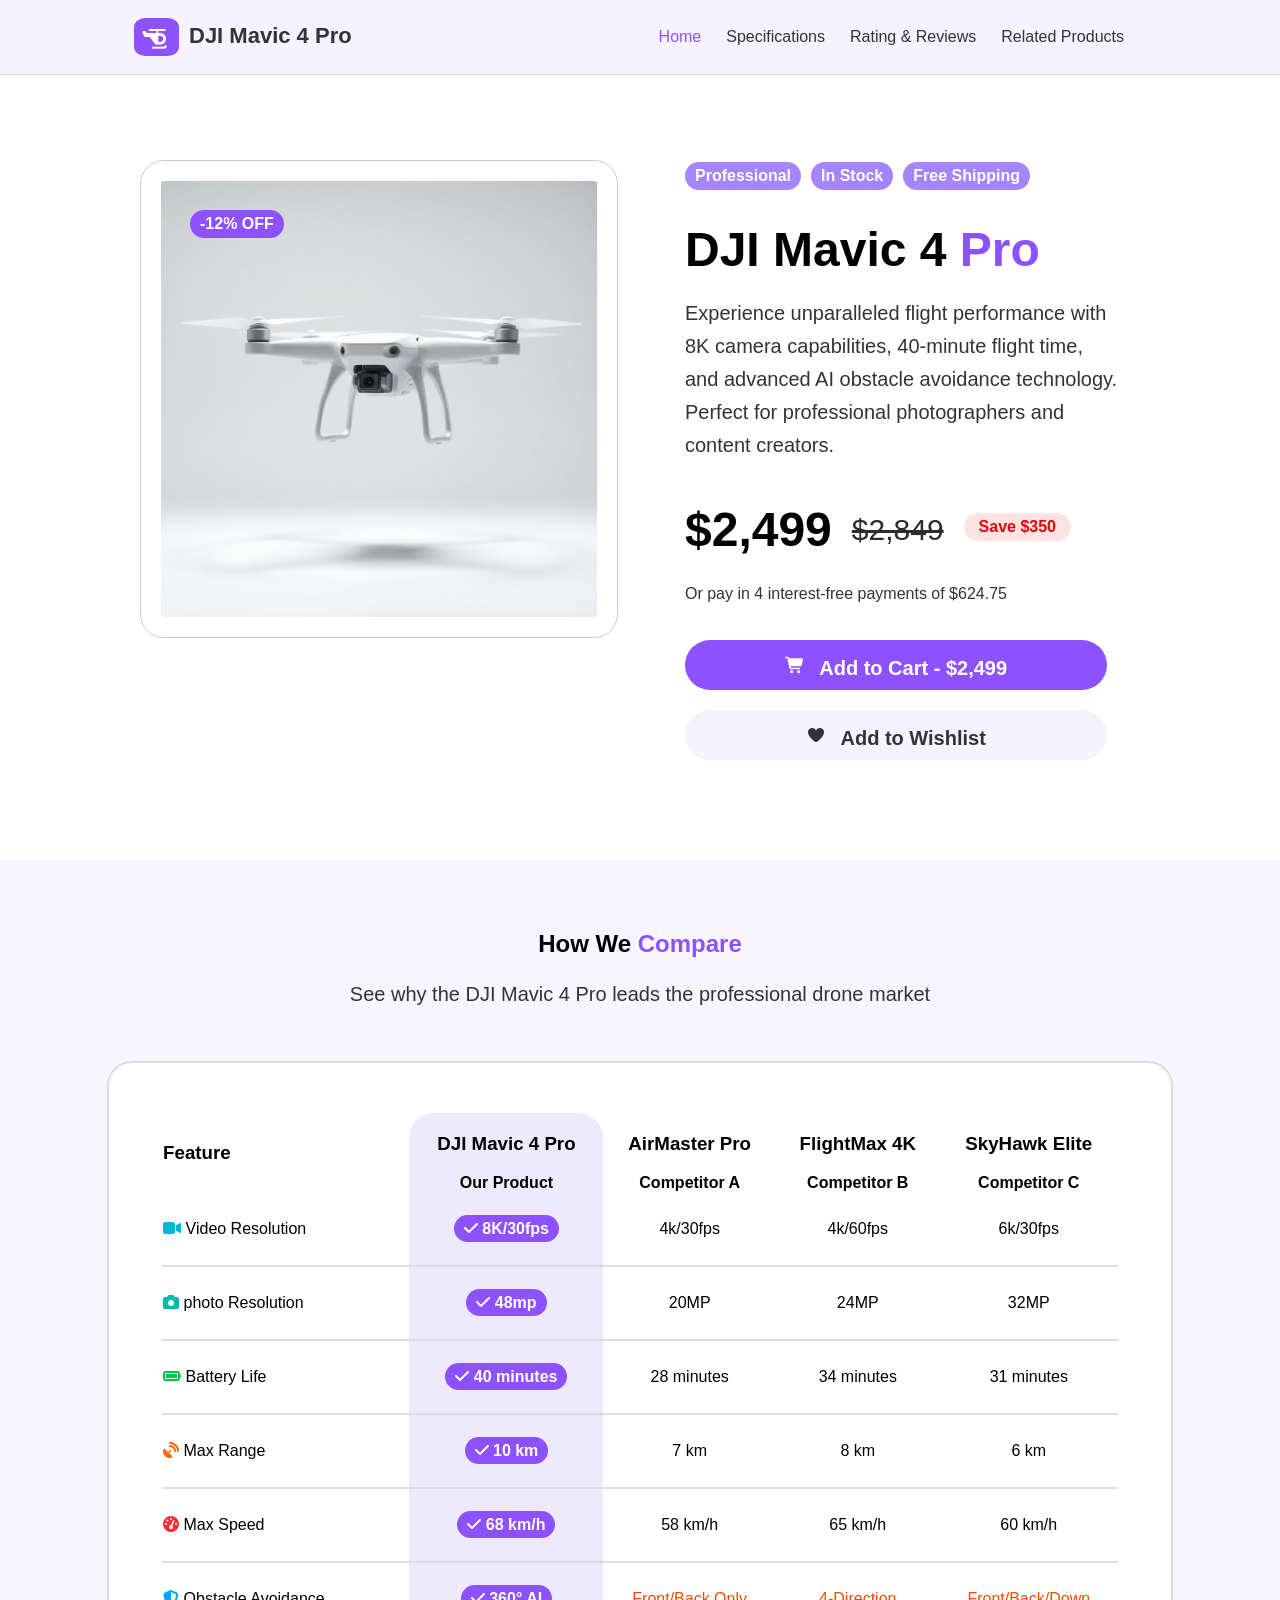
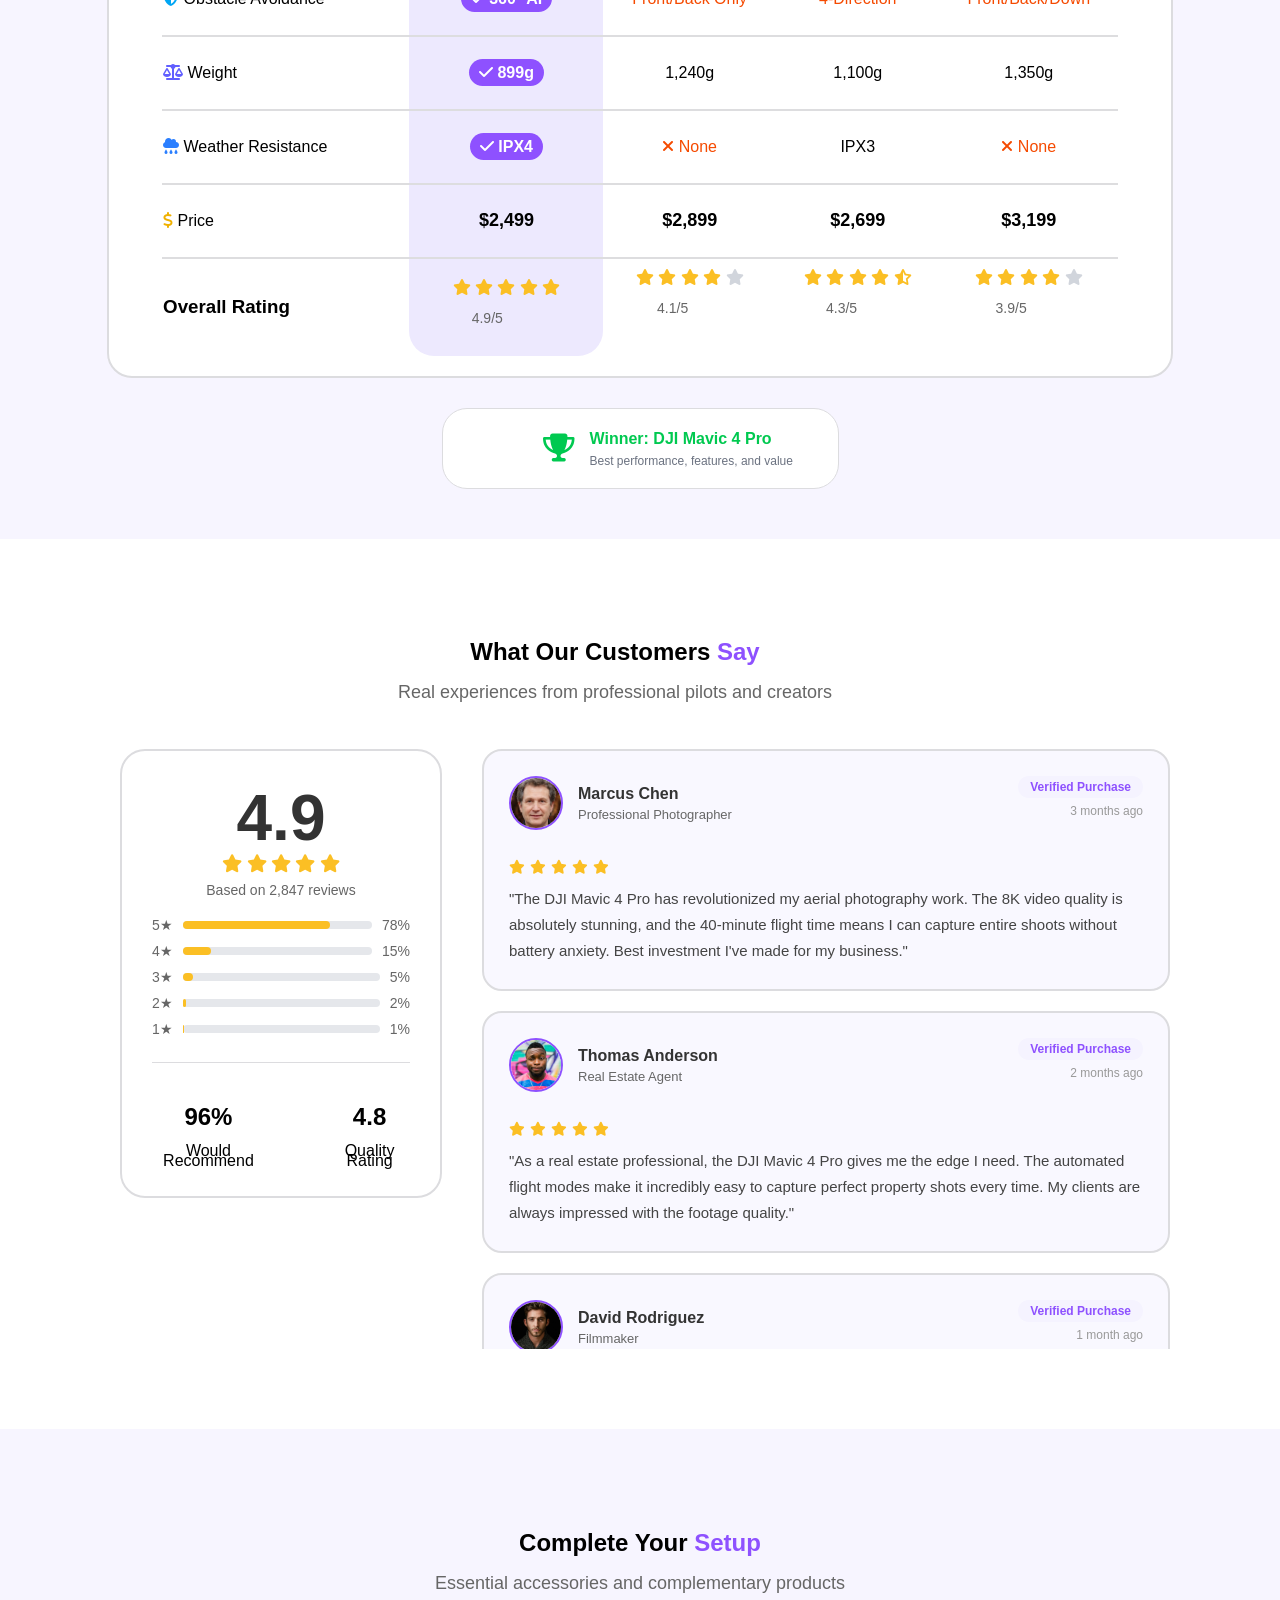
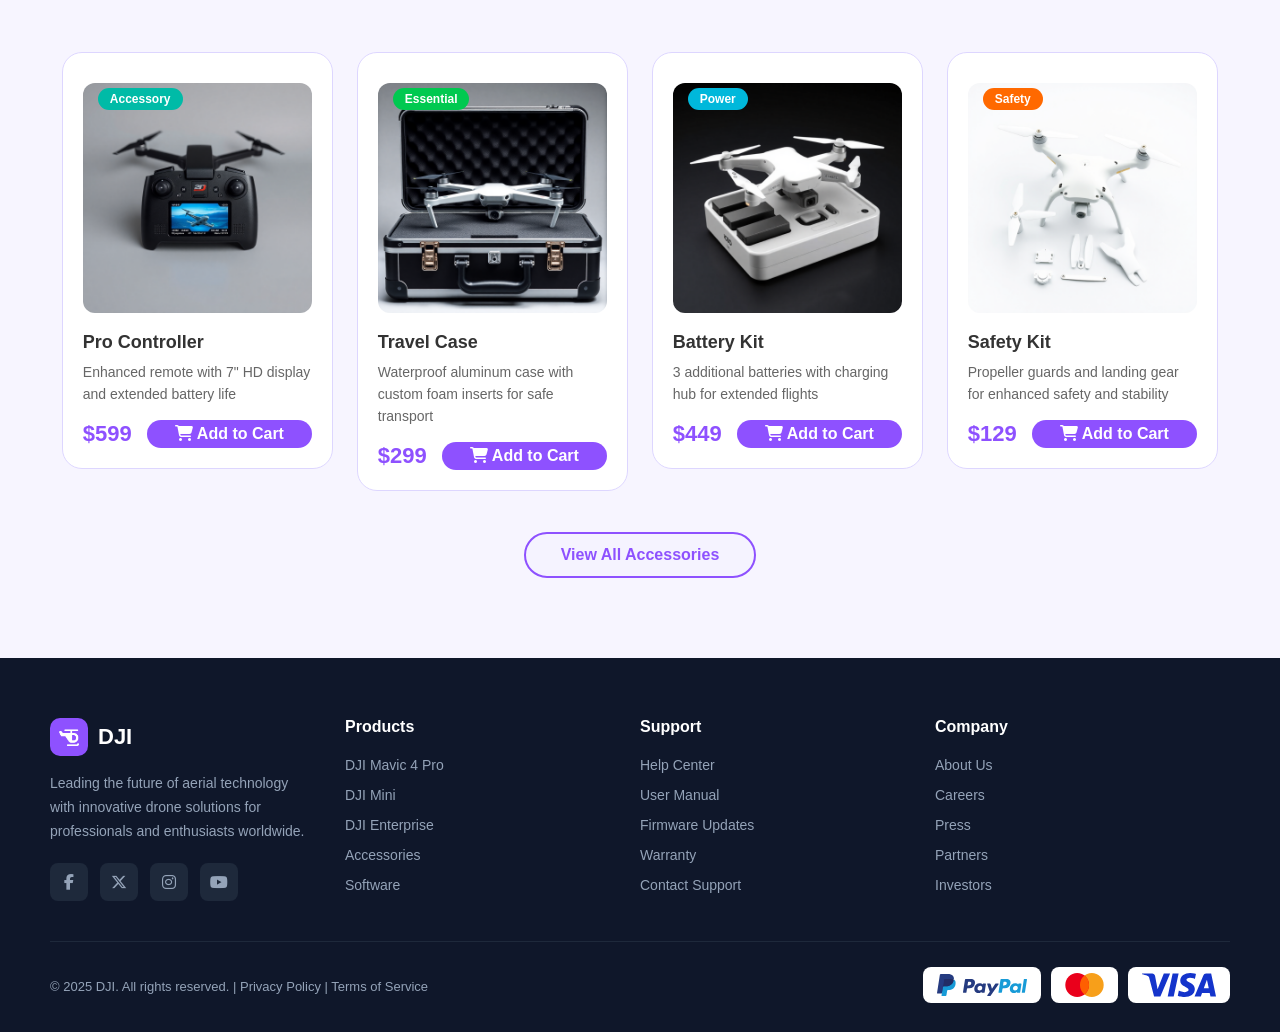
<file: index.html>
<!DOCTYPE html>
<html lang="en">
<head>
    <meta charset="UTF-8">
    <meta name="viewport" content="width=device-width, initial-scale=1.0">
    <title>DJI Mavic 4 Pro | the Ultimate Drone</title>
    <link rel="stylesheet" href="style.css">
    <link rel="stylesheet" href="https://cdnjs.cloudflare.com/ajax/libs/font-awesome/6.5.0/css/all.min.css">
</head>
<body>
    <div class="nav container">
        <div class="title container">
            <div class="logo"><img src="images/icons/helicopter-solid-full.png" alt="DJI Logo"></div>
            <div class="name">DJI Mavic 4 Pro</div>
        </div>
        <div class="nav-links container">
            <a href="#hero" style="color: #8E51FF">Home</a>
            <a href="#comparison-container">Specifications</a>
            <a href="#reviews-container">Rating & Reviews</a>
            <a href="#related-products">Related Products</a>
        </div>
    </div>

    <div id="hero" class="hero ">
        <div class="container">
            <div class="hero-image">
                <img src="images\hero-img.png" alt="DJI Mavic 4 Pro">
                <span class="offer-tag">-12% OFF</span>
            </div>
            <div class="hero-content">
                <div class="content-tags">
                    <span class="tag">Professional</span>
                    <span class="tag">In Stock</span>
                    <span class="tag">Free Shipping</span>
                </div>
                <div class="info">
                    <h1>DJI Mavic 4 <span style="color: #8E51FF">Pro</span></h1>
                    <p>
                        Experience unparalleled flight performance with 8K camera capabilities, 
                        40-minute flight time, and advanced AI obstacle avoidance technology. Perfect for professional photographers and content creators.
                    </p>
                    <div class="price">
                        <h1 class="price">$2,499 <span class="original-price">$2,849</span></h1>
                        <span class="discount">Save $350</span>  
                    </div>
                    <p class="instalment">Or pay in 4 interest-free payments of $624.75</p>
                </div>
                <div class="buttons">
                    <div class="btn add-to-cart">
                        <img src="images\icons\cart-shopping-solid-full.png" alt="Add to Cart Icon">
                        Add to Cart - $2,499
                    </div>
                    <div class="btn add-to-wishlist">
                        <img src="images\icons\heart-solid-full.png" alt="Add to Cart Icon">
                        Add to Wishlist
                    </div>

                </div>
            </div>
        </div>
    </div>

    <div id="comparison-container" class="comparison-container">
        <div class="header"> 
            <h2>How We <span style="color: #8E51FF">Compare</span></h2>
            <P>See why the DJI Mavic 4 Pro leads the professional drone market</P>
        </div>

        <div class="comparison-table">
            <table>
                <thead>
                    <tr>
                        <th><h3>Feature</h3></th>
                        <th><h3>DJI Mavic 4 Pro</h3>
                            Our Product
                        </th>
                        <th><h3>AirMaster Pro</h3>
                            Competitor A
                        </th>
                        <th><h3>FlightMax 4K</h3>
                            Competitor B
                        </th>
                        <th><h3>SkyHawk Elite</h3>
                            Competitor C
                        </th>
                    </tr>
                </thead>
                <tbody>
                    <tr>
                        <td><i class="fa-solid fa-video"></i>  Video Resolution</td>
                        <td><span><i class="fa-solid fa-check"></i>  8K/30fps</span></td>
                        <td>4k/30fps</td>
                        <td>4k/60fps</td>
                        <td>6k/30fps</td>
                    </tr>
                    <tr>
                        <td><i class="fa-solid fa-camera"></i>  photo Resolution</td>
                        <td><span><i class="fa-solid fa-check"></i>  48mp</span></td>
                        <td>20MP</td>
                        <td>24MP</td>
                        <td>32MP</td>
                    </tr>
                    <tr>
                        <td><i class="fa-solid fa-battery-full"></i>  Battery Life</td>
                        <td><span><i class="fa-solid fa-check"></i>  40 minutes</span></td>
                        <td>28 minutes</td>
                        <td>34 minutes</td>
                        <td>31 minutes</td>
                    </tr>
                    <tr>
                        <td><i class="fa-solid fa-satellite-dish"></i>  Max Range</td>
                        <td><span><i class="fa-solid fa-check"></i>  10 km</span></td>
                        <td>7 km</td>
                        <td>8 km</td>
                        <td>6 km</td>
                    </tr>
                    <tr>
                        <td><i class="fa-solid fa-gauge-high"></i>  Max Speed</td>
                        <td><span><i class="fa-solid fa-check"></i>  68 km/h</span></td>
                        <td>58 km/h</td>
                        <td>65 km/h</td>
                        <td>60 km/h</td>
                    </tr>
                    <tr>
                        <td><i class="fa-solid fa-shield-halved"></i>  Obstacle Avoidance</td>
                        <td><span><i class="fa-solid fa-check"></i>  360° AI</span></td>
                        <td class="avoidance">Front/Back Only</td>
                        <td class="avoidance">4-Direction</td>
                        <td class="avoidance">Front/Back/Down</td>
                    </tr>
                    <tr>
                        <td><i class="fa-solid fa-scale-balanced"></i>  Weight</td>
                        <td><span><i class="fa-solid fa-check"></i>  899g</span></td>
                        <td>1,240g</td>
                        <td>1,100g</td>
                        <td>1,350g</td>
                    </tr>
                    <tr>
                        <td><i class="fa-solid fa-cloud-rain"></i>  Weather Resistance</td>
                        <td><span><i class="fa-solid fa-check"></i>  IPX4</span></td>
                        <td class="avoidance"><i class="fa-solid fa-xmark"></i> None</td>
                        <td>IPX3</td>
                        <td class="avoidance"><i class="fa-solid fa-xmark"></i> None</td>
                    </tr>
                    <tr>
                        <td ><i class="fa-solid fa-dollar-sign"></i>  Price</td>
                        <td class="table-price"> <h4>$2,499</h4></td>
                        <td class="table-price"><h4> $2,899</h4></td>
                        <td class="table-price"> <h4>$2,699</h4></td>
                        <td class="table-price"><h4> $3,199</h4></td>
                    </tr>
                    <tr>
                        <td>
                            <h3>Overall Rating</h3>
                        </td>
                        <td>
                            <i class="fa-solid fa-star" ></i>
                            <i class="fa-solid fa-star" ></i>
                            <i class="fa-solid fa-star" ></i>
                            <i class="fa-solid fa-star" ></i>
                            <i class="fa-solid fa-star" ></i>
                            <p>4.9/5</p>
                        </td>
                        <td>
                            <i class="fa-solid fa-star" ></i>
                            <i class="fa-solid fa-star" ></i>
                            <i class="fa-solid fa-star" ></i>
                            <i class="fa-solid fa-star" ></i>
                            <i class="fa-solid fa-star empty" ></i>
                            <p>4.1/5</p>
                        </td>
                        <td>
                            <i class="fa-solid fa-star" ></i>
                            <i class="fa-solid fa-star" ></i>
                            <i class="fa-solid fa-star" ></i>
                            <i class="fa-solid fa-star" ></i>
                            <i class="fa-solid fa-star-half-stroke"></i>
                            <p>4.3/5</p>
                        </td>
                        <td>
                            <i class="fa-solid fa-star" ></i>
                            <i class="fa-solid fa-star" ></i>
                            <i class="fa-solid fa-star" ></i>
                            <i class="fa-solid fa-star" ></i>
                            <i class="fa-solid fa-star empty" ></i>
                            <p>3.9/5</p>
                        </td>
                    </tr>
                </tbody>
            </table>
        </div>

        <div class="winner">
            <div><i class="fa-solid fa-trophy"></i></div>
            <div>
                <h4>Winner: DJI Mavic 4 Pro</h4>
                <p>Best performance, features, and value</p>
            </div>
        </div>

    </div>

    <div id="reviews-container" class="reviews-container">

        <div class="reviews-header">
            <h2>What Our Customers <span style="color: #8E51FF">Say</span></h2>
            <p>Real experiences from professional pilots and creators</p>
        </div>

        <div class="reviews-body">

            <div class="reviews-summary">
                <div class="summary-bars">
                    <div class="summary-header">
                        <h1>4.9</h1>
                        <div class="summary-stars">
                            <i class="fa-solid fa-star"></i>
                            <i class="fa-solid fa-star"></i>
                            <i class="fa-solid fa-star"></i>
                            <i class="fa-solid fa-star"></i>
                            <i class="fa-solid fa-star"></i>
                        </div>
                        <p>Based on 2,847 reviews</p>
                    </div>
                    <div class="bar-row"><span>5★</span><div class="bar"><div class="bar-fill" style="width:78%"></div></div><span>78%</span></div>
                    <div class="bar-row"><span>4★</span><div class="bar"><div class="bar-fill" style="width:15%"></div></div><span>15%</span></div>
                    <div class="bar-row"><span>3★</span><div class="bar"><div class="bar-fill" style="width:5%"></div></div><span>5%</span></div>
                    <div class="bar-row"><span>2★</span><div class="bar"><div class="bar-fill" style="width:1.5%"></div></div><span>2%</span></div>
                    <div class="bar-row"><span>1★</span><div class="bar"><div class="bar-fill" style="width:0.5%"></div></div><span>1%</span></div>
                </div>

                <div class="rating-results">
                    <div><h3>96%</h3> Would Recommend</div>
                    <div style="width:50px"></div>
                    <div><h3>4.8</h3> Quality Rating</div>
                </div>
            </div>
            
            <div class="reviews-grid">
                <div class="review-card">
                    <div class="card-top">
                        <div class="reviewer">
                            <img src="images/avatar-1.png" alt="Marcus Chen">
                            <div>
                                <h4>Marcus Chen</h4>
                                <p>Professional Photographer</p>
                            </div>
                        </div>
                        <div class="review-meta">
                            <span class="verified"> Verified Purchase</span>
                            <span class="review-date">3 months ago</span>
                        </div>
                    </div>
                    <div class="review-stars">
                        <i class="fa-solid fa-star"></i>
                        <i class="fa-solid fa-star"></i>
                        <i class="fa-solid fa-star"></i>
                        <i class="fa-solid fa-star"></i>
                        <i class="fa-solid fa-star"></i>
                    </div>
                    <p class="review-text">"The DJI Mavic 4 Pro has revolutionized my aerial photography work. The 8K video quality is absolutely stunning, and the 40-minute flight time means I can capture entire shoots without battery anxiety. Best investment I've made for my business."</p>
                </div>

                <div class="review-card">
                    <div class="card-top">
                        <div class="reviewer">
                            <img src="images/avatar-2.jpg" alt="Thomas Anderson">
                            <div>
                                <h4>Thomas Anderson</h4>
                                <p>Real Estate Agent</p>
                            </div>
                        </div>
                        <div class="review-meta">
                            <span class="verified"> Verified Purchase</span>
                            <span class="review-date">2 months ago</span>
                        </div>
                    </div>
                    <div class="review-stars">
                        <i class="fa-solid fa-star"></i>
                        <i class="fa-solid fa-star"></i>
                        <i class="fa-solid fa-star"></i>
                        <i class="fa-solid fa-star"></i>
                        <i class="fa-solid fa-star"></i>
                    </div>
                    <p class="review-text">"As a real estate professional, the DJI Mavic 4 Pro gives me the edge I need. The automated flight modes make it incredibly easy to capture perfect property shots every time. My clients are always impressed with the footage quality."</p>
                </div>

                <div class="review-card">
                    <div class="card-top">
                        <div class="reviewer">
                            <img src="images/avatar-3.jpg" alt="David Rodriguez">
                            <div>
                                <h4>David Rodriguez</h4>
                                <p>Filmmaker</p>
                            </div>
                        </div>
                        <div class="review-meta">
                            <span class="verified"> Verified Purchase</span>
                            <span class="review-date">1 month ago</span>
                        </div>
                    </div>
                    <div class="review-stars">
                        <i class="fa-solid fa-star"></i>
                        <i class="fa-solid fa-star"></i>
                        <i class="fa-solid fa-star"></i>
                        <i class="fa-solid fa-star"></i>
                        <i class="fa-solid fa-star"></i>
                    </div>
                    <p class="review-text">"The obstacle avoidance system is a game-changer. I can focus entirely on getting the perfect shot without worrying about crashes. The gimbal stabilization is incredibly smooth - my footage looks like it was shot with a professional camera crew."</p>
                </div>

                <div class="review-card">
                    <div class="card-top">
                        <div class="reviewer">
                            <img src="images/avatar-4.jpg" alt="Kyle Johnson">
                            <div>
                                <h4>Kyle Johnson</h4>
                                <p>Content Creator</p>
                            </div>
                        </div>
                        <div class="review-meta">
                            <span class="verified"> Verified Purchase</span>
                            <span class="review-date">2 weeks ago</span>
                        </div>
                    </div>
                    <div class="review-stars">
                        <i class="fa-solid fa-star"></i>
                        <i class="fa-solid fa-star"></i>
                        <i class="fa-solid fa-star"></i>
                        <i class="fa-solid fa-star"></i>
                        <i class="fa-solid fa-star"></i>
                    </div>
                    <p class="review-text">"The mobile app is incredibly intuitive. Even as a beginner, I was able to capture professional-looking footage within hours. The automated modes are perfect for social media content. My followers can't believe the quality!"</p>
                </div>
                <button class="load-more">Load More Reviews</button>
            </div>
            
        </div>
    </div>

    <div id="related-products" class="related-products">
        <div class="related-header">
            <h2>Complete Your <span style="color: #8E51FF">Setup</span></h2>
            <p>Essential accessories and complementary products</p>
        </div>

        <div class="related-cards">

            <div class="product-card">
                <div class="product-image">
                    <span class="product-badge accessory">Accessory</span>
                    <img src="images/related-products-1.png" alt="Pro Controller">
                </div>
                <h3>Pro Controller</h3>
                <p>Enhanced remote with 7" HD display and extended battery life</p>
                <div class="product-footer">
                    <span class="product-price">$599</span>
                    <div class="btn add-to-cart">
                        <i class="fa-solid fa-cart-shopping"></i> Add to Cart
                    </div>
                </div>
            </div>

            <div class="product-card">
                <div class="product-image">
                    <span class="product-badge essential">Essential</span>
                    <img src="images/related-products-2.png" alt="Travel Case">
                </div>
                <h3>Travel Case</h3>
                <p>Waterproof aluminum case with custom foam inserts for safe transport</p>
                <div class="product-footer">
                    <span class="product-price">$299</span>
                    <div class="btn add-to-cart">
                        <i class="fa-solid fa-cart-shopping"></i> Add to Cart
                    </div>
                </div>
            </div>

            <div class="product-card">
                <div class="product-image">
                    <span class="product-badge power">Power</span>
                    <img src="images/related-products-3.png" alt="Battery Kit">
                </div>
                <h3>Battery Kit</h3>
                <p>3 additional batteries with charging hub for extended flights</p>
                <div class="product-footer">
                    <span class="product-price">$449</span>
                    <div class="btn add-to-cart">
                        <i class="fa-solid fa-cart-shopping"></i> Add to Cart
                    </div>
                </div>
            </div>

            <div class="product-card">
                <div class="product-image">
                    <span class="product-badge safety">Safety</span>
                    <img src="images/related-products-4.png" alt="Safety Kit">
                </div>
                <h3>Safety Kit</h3>
                <p>Propeller guards and landing gear for enhanced safety and stability</p>
                <div class="product-footer">
                    <span class="product-price">$129</span>
                    <div class="btn add-to-cart">
                        <i class="fa-solid fa-cart-shopping"></i> Add to Cart
                    </div>
                </div>
            </div>

            <div style="clear: both;"></div>
        </div>

        <div class="related-footer">
            <button class="view-all">View All Accessories</button>
        </div>
    </div>

    <footer class="footer">
        <div class="footer-container">

            <div class="footer-col">
                <div class="footer-brand">
                    <div class="logo"><img src="images/icons/helicopter-solid-full.png" alt="DJI Logo"></div>
                    <span class="footer-name">DJI</span>
                </div>
                <p class="footer-desc">Leading the future of aerial technology with innovative drone solutions for professionals and enthusiasts worldwide.</p>
                <div class="footer-socials">
                    <a href="https://facebook.com" target="_blank"><i class="fa-brands fa-facebook-f"></i></a>
                    <a href="https://twitter.com" target="_blank"><i class="fa-brands fa-x-twitter"></i></a>
                    <a href="https://instagram.com" target="_blank"><i class="fa-brands fa-instagram"></i></a>
                    <a href="https://youtube.com" target="_blank"><i class="fa-brands fa-youtube"></i></a>
                </div>
            </div>

            <div class="footer-col">
                <h4>Products</h4>
                <ul>
                    <li><a href="#">DJI Mavic 4 Pro</a></li>
                    <li><a href="#">DJI Mini</a></li>
                    <li><a href="#">DJI Enterprise</a></li>
                    <li><a href="#">Accessories</a></li>
                    <li><a href="#">Software</a></li>
                </ul>
            </div>

            <div class="footer-col">
                <h4>Support</h4>
                <ul>
                    <li><a href="#">Help Center</a></li>
                    <li><a href="#">User Manual</a></li>
                    <li><a href="#">Firmware Updates</a></li>
                    <li><a href="#">Warranty</a></li>
                    <li><a href="#">Contact Support</a></li>
                </ul>
            </div>

            <div class="footer-col">
                <h4>Company</h4>
                <ul>
                    <li><a href="#">About Us</a></li>
                    <li><a href="#">Careers</a></li>
                    <li><a href="#">Press</a></li>
                    <li><a href="#">Partners</a></li>
                    <li><a href="#">Investors</a></li>
                </ul>
            </div>

            <div style="clear: both;"></div>
        </div>

        <div class="footer-bottom">
            <div class="footer-copy" >
                © 2025 DJI. All rights reserved. | <a href="#">Privacy Policy</a> | <a href="#">Terms of Service</a>
            </div>
            <div class="footer-payments">
                <div class="payment-brand">
                    <img src="images\paypal.svg" alt="PayPal">
                </div>
                <div class="payment-brand">
                    <img src="images\master-card.svg" alt="master-card">
                </div>
                <div class="payment-brand">
                    <img src="images\visa.svg" alt="visa">
                </div>
            </div>
        </div>

    </footer>
</body>
</html>
</file>
<file: style.css>
.container{
    display: flex;
 
}

body{
    margin: 0;
    padding: 0;
    font-family: 'EXO', sans-serif;
}

::selection {
    background-color: #8E51FF;
    color: #FFFFFF;
}

.nav {
    position: fixed;
    top: 0;
    z-index: 1000;
    display: flex;
    justify-content: space-between;
    width: 100%;
    background-color: #F5F3FF;
    margin: 0;
    padding: 8px 24px;
    border-bottom: 1px solid #DDD6FF;
}

.logo {
    width: 45px;
    align-items: center;
    border-radius: 25%;
    background-color: #8E51FF;
    margin: 10px 10px;
}
.title{
    margin: 0 100px;
}
.logo img{
    width: 60%;
    margin: 7px 7px 0 7px;
}

.name{
    color: #333333;
    font-weight: 700;
    font-size: 22px;    
    padding: 15px 0;
}

.nav-links{
    display: flex;
    align-items: center;
    gap: 25px;
    font-weight: 500;
    font-size: 16px;
    margin: 20px ;
    margin-right: 180px;
}

a{
    text-decoration: none;
    color: #333333;
}
.nav a:hover{
    color: #8E51FF;
}

.hero{
    display: flex;
    justify-content: space-between;
    align-items: center;
    padding: 100px 50px;
    margin-top: 60px
}

.hero .hero-image{
    flex: 1;
    margin-left: 90px;
    position: relative;
}

.hero img{
    width: 80%;
    border-radius: 5%;
    border:#C7CBCF solid 1px;
    padding: 20px;

}

.hero .offer-tag {
    position: absolute;
    top: 50px;
    left: 50px;
    background-color: #8E51FF;
    color: white;
    padding: 5px 10px;
    border-radius: 20px;
    font-weight: bold;
}

.hero-content {
    flex: 1;
    width: 40%;
}

.hero-content h1 {
    font-size: 48px;
    margin-bottom: 0px;
}

.price {
    display: flex;
    align-items: center;
    gap: 20px;
    margin-top: 20px;
}

p{
    width: 80%;
    line-height: 33px;
    font-size: 20px;
    color: #333333;
    margin: 20px 0;
}

.original-price {
    text-decoration: line-through;
    color: #2d2c2c;
    font-size: 30px;
    font-weight: 500;
    line-height: 30px;
}

.discount{
    background-color: #FFE2E2;
    color: #E7000B;
    margin-top: 15px;
    padding: 5px 15px;
    border-radius: 20px;
    font-weight: bold;
}

.instalment{
    font-size: 16px;
}

.buttons {
    gap: 20px;
    margin-top: 30px;
}

.buttons img{
    flex: 1;
    width:20px;
    border:none;
    margin-top: 5px;  
    margin-right: 10px;
    padding:0;
}

.add-to-cart{
    flex: 1;
    width: 70%;
    margin-bottom: 20px;
    background-color: #8E51FF;
    color: white;
    padding: 10px 20px;
    border: none;
    text-align: center;
    border-radius: 25px;
    font-size: 20px;
    font-weight: 700;
    cursor: pointer;
    display: block;
    transition: transform 0.2s ease;
}

.add-to-cart:hover,
.add-to-wishlist:hover{
    transform: scale(1.05); 
}

.add-to-wishlist{
    flex: 1;
    width: 70%;
    background-color: #F5F3FF;
    color: #333333;
    padding: 10px 20px;
    border: none;
    text-align: center;
    border-radius: 25px;
    font-size: 20px;
    font-weight: 700;
    cursor: pointer;
    display: block; 
    transition: transform 0.2s ease;
}

.content-tags{
    display: flex;
    margin-top: 2px;
}

.tag{
    background-color: #A684FF;
    color: white;
    margin-right: 10px;
    padding: 5px 10px;
    border-radius: 20px;
    font-weight: bold;
}

.comparison-container{
    display: flex;
    flex-direction: column;
    background-color: #F7F5FF;
    justify-content: center;
    align-items: center;
    padding: 50px 50px;
    text-align: center;
}

.comparison .header{
    flex: 1;
    width: 100%;
    text-align: center;
    margin-bottom: 20px;
}

.header h2{
    
    margin-bottom: 10px;
}

.header p{
    width:100%;
    font-size: 20px;
    color: #333333;
}

.comparison-table {
    width: 100%;
    display: flex;
    justify-content: center;
    gap: 50px;
    background-color: #FFFFFF;
    border: 2px solid #dcdcdf;
    border-radius: 25px;
    padding-top: 50px;
    margin: 30px 30px 0 30px;
    width: 90%;
}

.comparison-table table{
    width: 90%;
    border-collapse: separate;
    border-spacing: 0;
    padding-bottom: 20px;
}



td h3{
    margin: 0;
    margin-right: 50px;

}

td{
    border-bottom: 2px solid #dddddf; 
    height: 70px;
    margin-left:0;
    margin-right:0;
}



th p{
    font-size: 18px;
    color: #333333;
    font-weight: 500;
    margin: 0;
    padding:0;
}

table span{
    background-color: #8E51FF;
    color: white;
    padding: 5px 10px;
    border-radius: 20px;
    font-weight: bold;
}

.comparison-table th:nth-child(2),
.comparison-table td:nth-child(2){
    background-color: #EDE9FE;
    height: 70px;
    text-align: center;

}

.comparison-table th:nth-child(2){
  border-radius:25px 25px 0 0;
}

.comparison-table tr:last-child td {
    border-bottom: none;
}
.comparison-table tr:last-child td:nth-child(2) {
    padding-top: 20px;
    align-items: center;
}

.comparison-table tr:last-child td:nth-child(2){
    border-radius:0 0 25px 25px;
}

.comparison-table td p {
    font-size: 14px;
    color: #666;
    margin-top: 5px;
}

.fa-star , .fa-star-half-stroke{
    color:#FBBF24;
}
.fa-video{
    color: #00B8DB; 
}
.fa-camera{
    color: #00BBA7;
}
.fa-battery-full{
    color: #00C950;
}
.fa-satellite-dish{
    color:#FF6900;
}
.fa-gauge-high{
    color: #FB2C36;
}
.fa-shield-halved{
    color:#00A6F4;
}
.fa-scale-balanced{
    color:#615FFF;
}
.fa-cloud-rain{
    color:#2B7FFF;
}
.fa-dollar-sign{
    color: #F0B100;
}

.comparison-table th:nth-child(1),
.comparison-table td:nth-child(1){
    text-align: left;
}

.avoidance{
    color:#F54A00;
}
 
.table-price h4{
    font-size: 18px;
    font-weight: 700;

}

.empty{
    color:#D1D5DC
}

.winner{
    align-self: center;
    display:flex;
    color:#00C950;
    align-items: center;
    width: 25%;
    text-align: left;
    background-color: #FFFFFF;
    border: 0.5px solid #dcdcdf;
    border-radius: 25px;
    margin-top: 30px;
    padding: 20px 0px 20px 100px;
    gap: 15px; 
    line-height: 20px;
}
.winner .fa-trophy {
    font-size: 28px;
}

.winner h4 {
    margin: 0 0 5px 0;
    font-size: 16px;
    font-weight: 700;
    color: #00C950;
}

.winner p{
    color: #6B7280;
    font-size: 12px;
    width: 100%;
    margin: 0; 
    line-height: normal;
}

.reviews-container {
    display: flex;
    flex-direction: column;
    align-items: center;
    margin-right: 50px;
    padding: 80px 50px;
    background-color: #FFFFFF;
}

.reviews-header {
    width: 100%;
    text-align: center;
    margin-bottom: 40px;
}

.reviews-header h2 {
    margin-bottom: 10px;
}

.reviews-header p {
    width: 100%;
    color: #666;
    font-size: 18px;
    margin: 0;
}

.reviews-body {
    display: flex;
    width: 100%;
    gap: 40px;
    align-items: flex-start;
}

.summary-header{
    align-self: center;
    text-align: center;
}
.reviews-summary {
    width: 30%;
    margin-left:70px;
    border: 2px solid #dcdcdf;
    border-radius: 25px;
    padding: 30px;
    display: flex;
    flex-direction: column;
    position:sticky;
    top:80px;
}

.summary-bars {
    display: flex;
    flex-direction: column;
    align-items: flex-start;
    padding-bottom: 25px;
    gap: 10px;
}

.summary-bars h1 {
    font-size: 64px;
    margin: 0;
    color: #333;
}

.summary-stars .fa-star {
    color: #FBBF24;
    font-size: 18px;
}

.summary-bars p {
    font-size: 14px;
    color: #666;
    margin: 0;
    width: 100%;
}

.bar-row {
    display: flex;
    align-items: center;
    gap: 10px;
    font-size: 14px;
    color: #666;
    width: 100%;
}

.bar {
    flex: 1;
    background-color: #E5E7EB;
    border-radius: 10px;
    height: 8px;
}

.bar-fill {
    background-color: #FBBF24;
    height: 8px;
    border-radius: 10px;
}

.rating-results {
    display: flex;
    flex-direction: row;
    gap: 12px;
    padding-top: 25px;
    border-top: 1px solid #dcdcdf;  
}

.rating-results div {
    text-align: center;
    line-height: 10px;
}

.rating-results h3{
    font-size: 24px;
    font-weight: 800;
}

.badge {
    background-color: #F5F3FF;
    color: #8E51FF;
    padding: 10px 20px;
    border-radius: 20px;
    font-weight: 600;
    font-size: 14px;
    text-align: center;
}

.reviews-grid {
    width: 80%;
    display: flex;
    flex-direction: column;
    gap: 20px;
    max-height: 600px;
    overflow-y: auto;
    padding-right: 10px;
}

.reviews-grid::-webkit-scrollbar {
    display: none;
}
.reviews-grid::-webkit-scrollbar-track {
    background: #F5F3FF;
    border-radius: 10px;
}
.reviews-grid::-webkit-scrollbar-thumb {
    background-color: #8E51FF;
    border-radius: 10px;
}

.review-card {
    background-color: #F9F8FF;
    border: 2px solid #dcdcdf;
    border-radius: 20px;
    padding: 25px;
    text-align: left;
}

.reviewer {
    display: flex;
    align-items: center;
    gap: 15px;
    margin-bottom: 15px;
}

.reviewer img {
    width: 50px;
    height: 50px;
    border-radius: 50%;
    border: 2px solid #8E51FF;   
    padding: 0;
}

.reviewer h4 {
    margin: 0 0 4px 0;
    font-size: 16px;
    color: #333;
}

.reviewer p {
    margin: 0;
    font-size: 13px;
    color: #666;
    width: 100%;
    line-height: normal;
}

.review-stars {
    display: flex;
    align-items: center;
    gap: 5px;
    margin-bottom: 12px;
    flex-wrap: wrap;
}

.review-stars .fa-star {
    color: #FBBF24;
    font-size: 14px;
}

.verified {
    background-color: #F5F3FF;
    color: #8E51FF;
    padding: 4px 12px;
    border-radius: 20px;
    font-weight: 600;
    font-size: 12px;
    margin-left: 5px;
}

.review-date {
    color: #999;
    font-size: 12px;
}

.review-text {
    font-size: 15px;
    line-height: 26px;
    color: #444;
    margin: 0;
    width: 100%;
}

.card-top {
    display: flex;
    justify-content: space-between;
    align-items: flex-start;
    margin-bottom: 15px;
}

.review-meta {
    display: flex;
    flex-direction: column;
    align-items: flex-end;
    gap: 6px;
}

.load-more {
    align-self: center;
    width: 30%;
    margin-top: 40px;
    padding: 12px 35px;
    background-color: #8E51FF;
    color: white;
    border: 2px solid #8E51FF;
    border-radius: 25px;
    font-size: 16px;
    font-weight: 700;
    cursor: pointer;
}

.load-more:hover {
    background-color: #F5F3FF;
    color: #8E51FF;
}


#related-products {
    background-color: #F7F5FF;
    padding: 80px 50px;
    text-align: center;
}

.related-header h2 {
    margin-bottom: 10px;
}

.related-header p {
    width: 100%;
    color: #666;
    font-size: 18px;
    margin: 0 0 40px 0;
}

.product-card {
    float: left;
    width: 23%;
    margin: 1%;
    background-color: #FFFFFF;
    border: 1px solid #DDD6FF;
    border-radius: 20px;
    padding: 20px;
    text-align: left;
    position: relative;
    box-sizing: border-box;
}

.product-card:hover .product-image {
    transform: scale(1.03);
}

.product-image{
    position: relative;  
    overflow: hidden;    
    border-radius: 12px;
}

.product-badge {
    position: absolute;
    top: 15px;
    left: 15px;
    color: white;
    padding: 4px 12px;
    border-radius: 20px;
    font-size: 12px;
    font-weight: 600;
    z-index:1;
}

.accessory{
    background-color: #00BBA7;
}
.essential{
    background-color: #00C950;
}
.power{
    background-color: #00B8DB;
}
.safety{
    background-color: #FF6900;
}

.product-card img {
    width: 100%;
    border-radius: 12px;
    border: none;
    padding: 0;
    margin-top: 10px;
    transition: transform 0.3s ease; 
}

.product-card h3 {
    margin: 15px 0 8px 0;
    font-size: 18px;
    color: #333;
}

.product-card p {
    font-size: 14px;
    color: #666;
    line-height: 22px;
    margin: 0 0 15px 0;
    width: 100%;
}

.product-footer {
    display: flex;
    justify-content: space-between;
    align-items: center;
    margin-top: 15px;
    gap:15px;
}

.product-price {
    font-size: 22px;
    font-weight: 700;
    color: #8E51FF;
}

.product-card .add-to-cart {
    width: auto;
    font-size: 16px;
    padding: 5px 16px;
    margin: 0;
}

.related-footer {
    margin-top: 30px;
    text-align: center;
}

.view-all {
    padding: 12px 35px;
    background-color: #F5F3FF;
    color: #8E51FF;
    border: 2px solid #8E51FF;
    border-radius: 25px;
    font-size: 16px;
    font-weight: 700;
    cursor: pointer;
    transition: all 0.3s ease;
}

.view-all:hover {
    background-color: #8E51FF;
    color: white;
}

.footer {
    background-color: #0F172A;
    color: #94A3B8;
    padding: 60px 50px 0 50px;
}

.footer-container {
    padding-bottom: 40px;
    border-bottom: 1px solid #1E293B;   
}

.footer-col {
    float: left;
    width: 25%;
    box-sizing: border-box;
    padding-right: 40px;
}

.footer-brand {
    display: flex;
    align-items: center;
    gap: 10px;
    margin-bottom: 15px;
}

.footer-brand .logo {
    width: 38px;
    height: 38px;
    background-color: #8E51FF;
    border-radius: 10px;
    display: flex;
    align-items: center;
    justify-content: center;
    margin: 0;
}

.footer-brand .logo img {
    width: 60%;
    border: none;
    padding: 0;
    border-radius: 0;
    margin: 0;
}

.footer-name {
    color: #FFFFFF;
    font-size: 22px;
    font-weight: 700;
}

.footer-desc {
    font-size: 14px;
    line-height: 24px;
    color: #94A3B8;
    width: 100%;
    margin: 0 0 20px 0;
}

.footer-socials {
    display: flex;
    gap: 12px;
}

.footer-socials a {
    width: 38px;
    height: 38px;
    background-color: #1E293B;
    border-radius: 8px;
    display: flex;
    align-items: center;
    justify-content: center;
    color: #94A3B8;
    font-size: 16px;
    transition: color 0.3s ease, background-color 0.3s ease;
}

.footer-socials a:hover {
    color: #FFFFFF;
    background-color: #8E51FF;
}

.footer-col h4 {
    color: #FFFFFF;
    font-size: 16px;
    font-weight: 700;
    margin: 0 0 20px 0;
}

.footer-col ul {
    list-style: none;
    padding: 0;
    margin: 0;
    display: flex;
    flex-direction: column;
    gap: 12px;
}

.footer-col ul li a {
    color: #94A3B8;
    font-size: 14px;
    text-decoration: none;
    transition: color 0.3s ease;
}

.footer-col ul li a:hover {
    color: #FFFFFF;
}


.footer-bottom {
    padding: 25px 0;
    overflow: hidden;   
}

.footer-copy {
    float: left;        
    font-size: 13px;
    color: #94A3B8;
    line-height: 40px;
}

.footer-copy a {
    color: #94A3B8;
    transition: color 0.3s ease;
}

.footer-copy a:hover {
    color: #FFFFFF;
}

.footer-payments {
    float: right;       
    display: flex;
    gap: 10px;
    align-items: center;
}

.payment-brand {
    background-color: #FFFFFF;
    border-radius: 8px;
    padding: 6px 14px;
    display: flex;
    align-items: center;
    gap: 6px;
    font-size: 13px;
    font-weight: 700;
    color: #003087;
}

.payment-brand img {
    height: 24px;        
    width: auto;         
    border: none;
    padding: 0;
    border-radius: 0;
}
</file>
